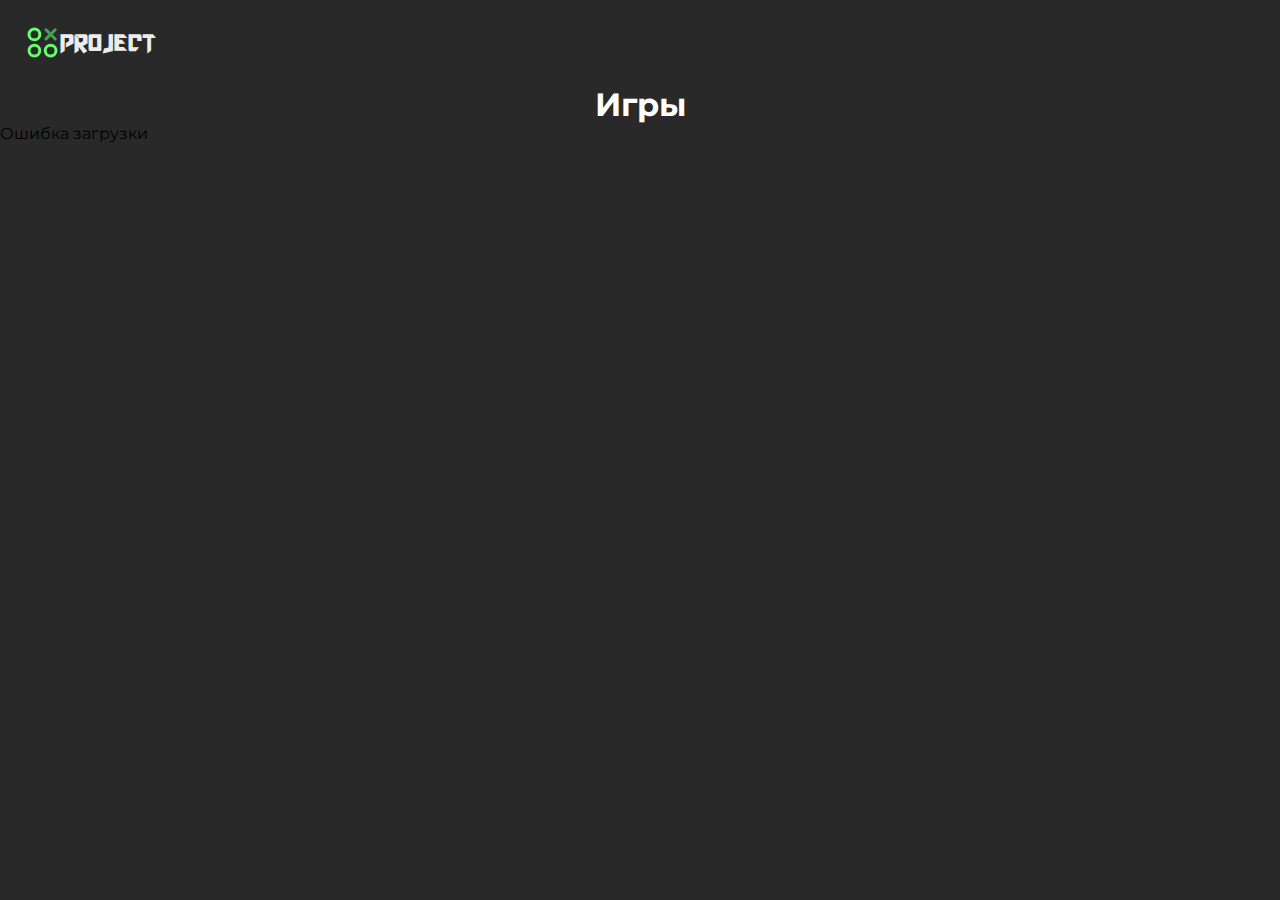
<file: aqva.html>
<!DOCTYPE html>
<html lang="en">

<head>
    <meta charset="UTF-8">
    <meta http-equiv="X-UA-Compatible" content="IE=edge">
    <meta name="viewport" content="width=device-width, initial-scale=1.0">
    <title>Games</title>
    <link rel="stylesheet" href="/aqva.css">
</head>

<body>
    <header>
        <a href="#" class="logo">
            <img src="./arcticons_gamelauncher (1).svg">
            Project
        </a>
        <div class="games">
            <h1>Игры</h1>
        </div>
    </header>
    <main>
        <div class="info">
            <div class="news"></div>
    </main>
    <main>
        <script src="./script.js"></script>
    </main>
</body>

</html>
</file>
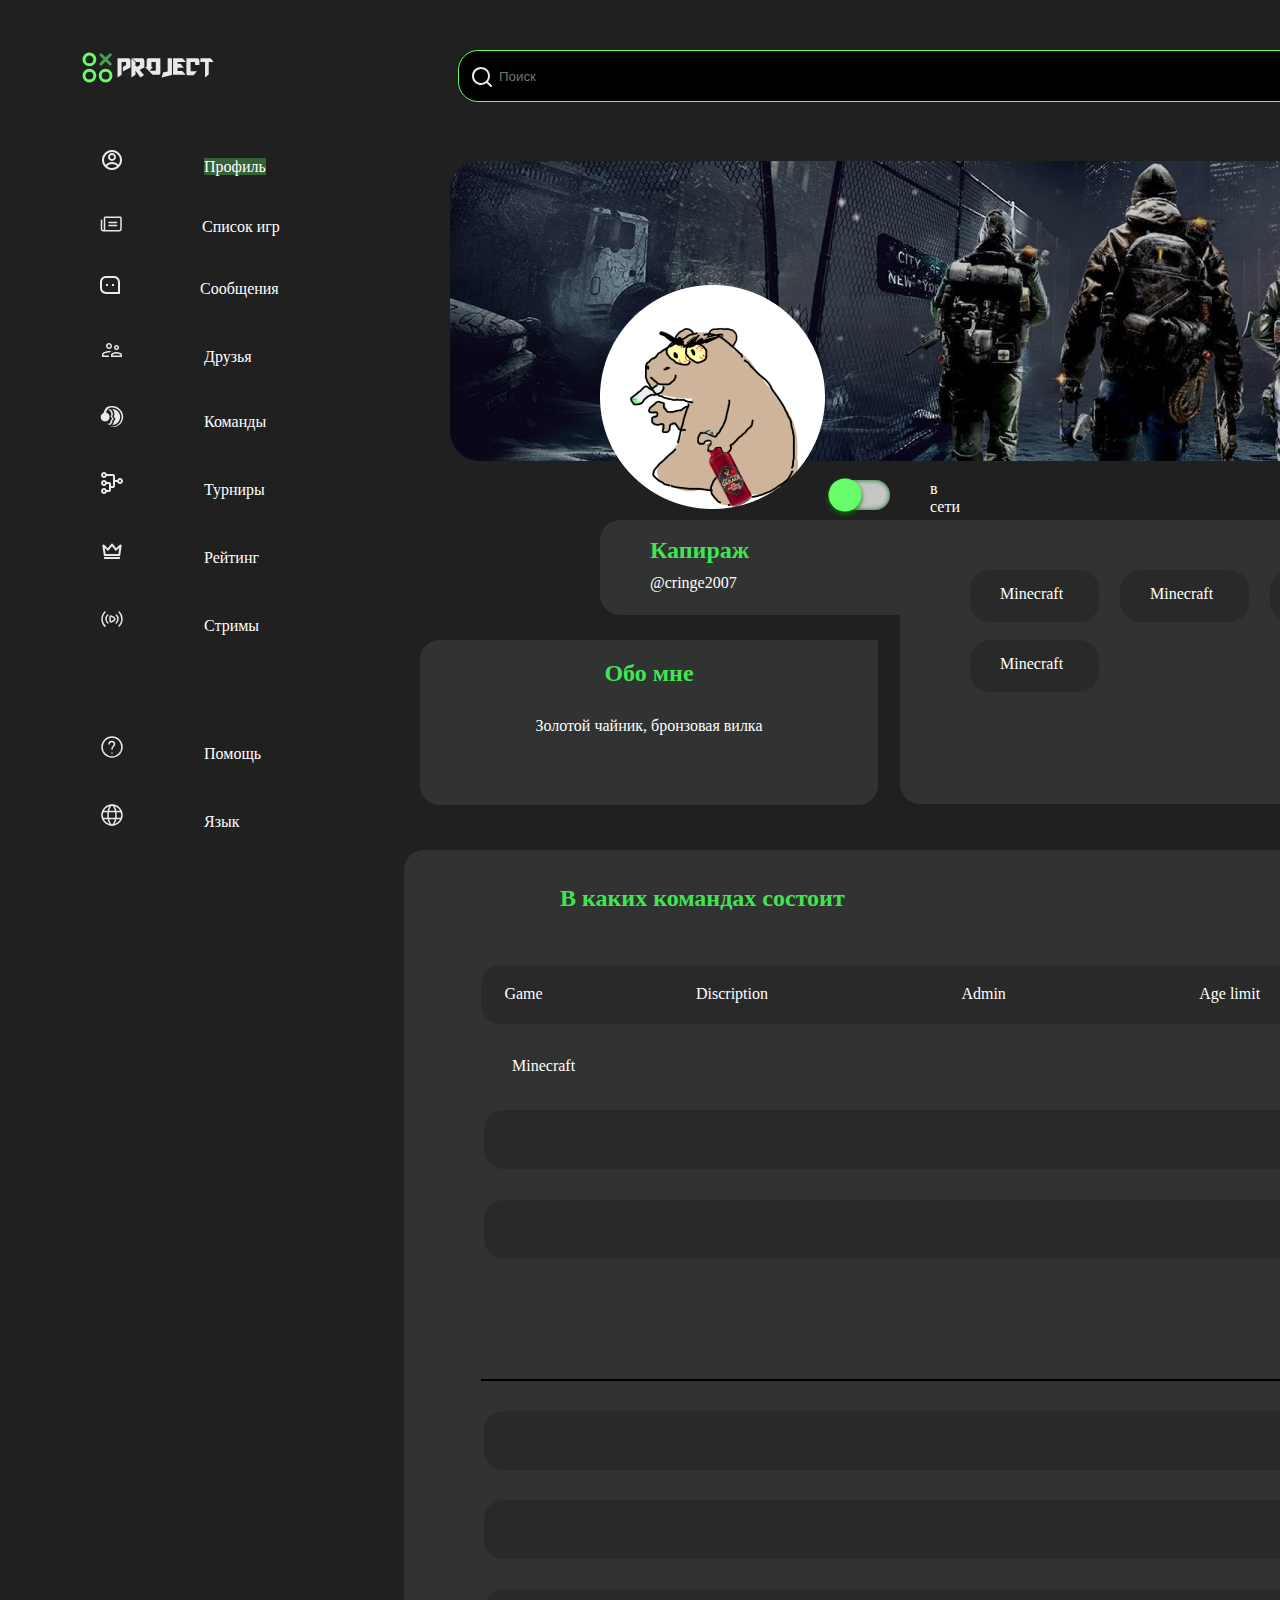
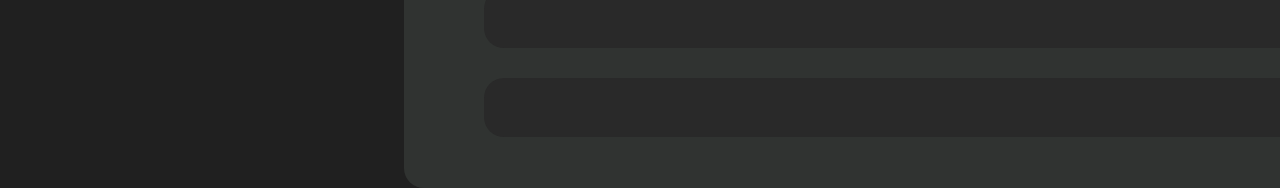
<file: main.html>
<!DOCTYPE html>
<html lang="en">
<head>
    <meta charset="UTF-8">
    <meta http-equiv="X-UA-Compatible" content="IE=edge">
    <meta name="viewport" content="width=device-width, initial-scale=1.0">
    <title>Project X</title>
    <link rel="stylesheet" href="main.css">
</head>
<body>
<header>
    <div class="logo"><a href="/"><img src="./img/logo.svg" alt="Логотип"></a></div>
    <input type="text" placeholder="Поиск" class="Search">
    <img src="./img/search.svg" alt="Поиск" class="logosearch">
    <div class="notifications"><a href=""><img src="./img/notifications.svg" alt="Уведомления"></a></div>
    <div class="Account"><a href=""><img src="./img/Ellipse 20.svg" alt=""></a></div>
    <img src="./img/acc.svg" alt="" class="photo">
    <div class="Tooogle"><a href=""><img src="./img/toogle.svg" alt=""></a></div>
</header>
<main>
    <nav class="navbar">
        <ul>
            <li class="navbaropt"><img src="./img/acclogo.svg" alt="" class="qwezxc"><a href=""  class="zxc">Профиль</a></li>
            <li class="navbaropt"><img src="./img/news.svg" alt="" class="qwezxc"><a href="./aqva.html" >Список игр</a></li>
            <li class="navbaropt"><img src="./img/message.svg" alt="" class="qwezxc"><a href="" >Сообщения</a></li>
            <li class="navbaropt"><img src="./img/friends.svg" alt="" class="qwezxc"><a href="" >Друзья</a></li>
            <li class="navbaropt"><img src="./img/teams.svg" alt="" class="qwezxc"><a href="">Команды</a> </li>
            <li class="navbaropt"><img src="./img/tabler_tournament.svg" alt="" class="qwezxc"><a href="">Турниры</a> </li>
            <li class="navbaropt"><img src="./img/reiting.svg" alt="" class="qwezxc"><a href="">Рейтинг</a> </li>
            <li class="navbaropt"><img src="./img/streams.svg" alt="" class="qwezxc"><a href="" >Стримы</a> </li>
            <li class="navbaropt2"><img src="./img/help.svg" alt="" class="qwezxc2"><a href="" >Помощь</a></li>
            <li class="navbaropt3"><img src="./img/language.svg" alt="" class="qwezxc3"><a href="">Язык</a></li>
        </ul>
    </nav>
    <div class="photoacc">
        <div class="backphoto"><img src="./img/gamestratz.png" alt=""></div>
        <img src="./img/photoacc.png" alt="Аватарка" class="qwe">
        <div class="switch">
            <input type="checkbox"><p class="internet">в сети</p>
        </div>
    </div>
    <div class="kapirag">
        <h1>Капираж</h1>
        <p class="cringe">@cringe2007</p>
    </div>
    <div class="game">
        <div class="Minecraft1"><p class="sas">Minecraft</p></div>
        <div class="Minecraft2"><p class="sas">Minecraft</p></div>
        <div class="Minecraft3"><p class="sas">Minecraft</p></div>
        <div class="Minecraft4"><p class="sas">Minecraft</p></div>
        <div class="Minecraft5"><p class="sas">Minecraft</p></div>
    </div>

    <div class="about_me">
        <h2>Обо мне</h2>
        <p class="newText">Золотой чайник, бронзовая вилка</p>
    </div>


<div class="teamInfo">
<h3>В каких командах состоит</h3>
    <div class="nameInfo">
        <div class="tags">
    <div class="sstags">Game</div>
    <div class="sstags1">Discription</div>
    <div class="sstags2">Admin</div>
    <div class="sstags3">Age limit</div>
    <div class="sstags4">Members</div>
    <div class="sstags5">Date</div>
        </div>
    </div>
    <p class="nameGame">Minecraft</p>
    <div class="newBlock"></div>
    <div class="newBlock2"></div>
    <div>
        <button onclick="" class="addTeam"><a href="" class="textBtn">Создать<img src="./img/button.svg" alt=""></a></button>
    </div>
    <div class="line"></div>
    <div class="flexBlock">
        <div class="moreNewBlock"></div>
        <div class="moreNewBlock"></div>
        <div class="moreNewBlock"></div>
        <div class="moreNewBlock"></div>
    </div>
</div>
</main>

<footer>
    
</footer>
    
</body>
</html>
</file>
<file: aqva.css>
* {
    margin: 0;
    padding: 0;
    box-sizing: border-box;
}

@font-face {
    font-family: "Montserrat";
    src: url(Montserrat-VariableFont_wght.ttf);
}

@font-face {
    font-family: "Obitaem";
    src: url(ObitaemOstrov.ttf);
}

body {
    font-family: "Montserrat";
    background-color: #292929;
}

header .logo {
    display: flex;
    align-items: center;
    padding: 25px;
    font-family: "Obitaem";
    color: #ececec;
    font-style: normal;
    font-weight: 400;
    font-size: 24px;
    line-height: 30px;
    text-decoration: none;
}

.games h1 {
    color: white;
    display: flex;
    justify-content: center;
    align-items: center;
}

div .post {
    float: left;
    color: white;
    margin-top: 40px;
    padding: 20px;
    width: 400px;
    margin-left: 52px;
    text-align: center;
    border: 4px solid black;
    border-radius: 10px;
    transition: .4s;
}

div .post:hover {
    background-color: #6d6c6c;
}

.post h2 {
    padding: 10px;
}

.post p {
    padding: 5px;
}

.post img {
    margin-left: -7px;
}
</file>
<file: main.css>
* {
    margin: 0;
    padding: 0;
    border: border-box;
}

a {
    text-decoration: none;
    color: white;
    list-style-type: none;
}

nav,
ul,
li {
    list-style-type: none;
}

body {
    background-color: #202020;
    width: 1920px;
    height: 1080px;
}


header {
    margin-left: 80px;
    margin-right: 80px;
    margin-top: 50px;
    display: flex;
    justify-content: space-between;
}

.Search {
    width: 880px;
    height: 50px;
    border: 1px solid #66FC6C;
    border-radius: 20px;
    background-color: black;
}

.Search::placeholder {
    padding-left: 40px;
}

.notifications {
    margin-left: -120px;
}

.logosearch {
    position: absolute;
    left: 470px;
    top: 65px;
}

main {
    color: white;
}

.Account {
    margin-top: -10px;
    margin-right: -250px;
}

.photo {
    position: absolute;
    left: 1736px;
    top: 46px;

}

.Tooogle {
    margin-top: 20px;
    margin-left: 20px;
}

.navbar {
    display: flex;
    margin-left: 80px;
}

.navbaropt {
    padding: 20px;
}

.zxc {
    background: rgba(102, 252, 108, 0.3);
}

.navbaropt2 {
    margin-left: 20px;
    margin-top: 80px;
}

.navbaropt3 {
    margin-left: 20px;
    margin-top: 40px;
}

.backphoto {
    margin-left: 450px;
    margin-top: -670px;
}

.qwe {
    margin-left: 600px;
    margin-top: -180px;
}

.qwezxc {
    margin-right: 80px;
}

.qwezxc2 {
    margin-right: 80px;
}

.qwezxc3 {
    margin-right: 80px;
}

.switch {
    position: absolute;
    left: 830px;
    top: 480px;
}

input[type="checkbox"] {
    position: relative;
    width: 60px;
    height: 30px;
    -webkit-appearance: none;
    outline: none;
    background: #c6c6c6;
    border-radius: 20px;
    transition: .5s;
    box-shadow: inset 0 0 5px rgb(7, 110, 29);
}

input:checked[type="checkbox"] {
    background: #40e551
}

input[type="checkbox"]:before {
    content: '';
    position: absolute;
    width: 30px;
    height: 30px;
    border-radius: 20px;
    top: 0;
    left: 0;
    background: #66FC6C;
    transition: .5s;
    transform: scale(1.1);
    box-shadow: 0 2px 5px rgb(8, 119, 4);
}

input:checked[type="checkbox"]:before {
    left: 40px;
}

.internet {
    position: absolute;
    left: 100px;
    top: 0px;
}

.kapirag {
    position: absolute;
    left: 600px;
    top: 520px;
    width: 373px;
    height: 95px;
    background-color: #303331;
    border-radius: 20px;
}

h1 {
    color: #40e551;
    padding-left: 50px;
    font-size: 24px;
    padding-top: 17px;
}

.cringe {
    padding-left: 50px;
    padding-top: 10px;
}

.game {
    position: absolute;
    width: 801px;
    height: 284px;
    background: #303331;
    border-radius: 20px;
    left: 900px;
    top: 520px;
}

.Minecraft1 {
    position: absolute;
    width: 129px;
    height: 52px;
    background: #292929;
    border-radius: 20px;
    left: 70px;
    top: 50px;

}

.Minecraft2 {
    position: absolute;
    width: 129px;
    height: 52px;
    background: #292929;
    border-radius: 20px;
    left: 220px;
    top: 50px;
}

.Minecraft3 {
    position: absolute;
    width: 129px;
    height: 52px;
    background: #292929;
    border-radius: 20px;
    left: 370px;
    top: 50px;
}

.Minecraft4 {
    position: absolute;
    width: 129px;
    height: 52px;
    background: #292929;
    border-radius: 20px;
    left: 520px;
    top: 50px;
}

.Minecraft5 {
    position: absolute;
    width: 129px;
    height: 52px;
    background: #292929;
    border-radius: 20px;
    left: 70px;
    top: 120px;
}

.sas {
    padding-left: 30px;
    padding-top: 15px;
}

.about_me {
    position: absolute;
    width: 458px;
    height: 165px;
    left: 420px;
    top: 640px;

    background: #303331;
    border-radius: 20px 0px 20px 20px;
}

h2 {
    color: #40e551;
    display: flex;
    justify-content: center;
    padding-top: 20px;
}

.newText {
    display: flex;
    justify-content: center;
    margin-top: 30px;
}

.teamInfo {
    position: absolute;
    width: 1440px;
    height: 938px;
    left: 404px;
    top: 850px;
    background: #303331;
    border-radius: 20px;
    color: white;
}

h3 {
    color: #40e551;
    padding-left: 156px;
    padding-top: 35px;
    font-size: 24px;
    font-weight: 600;
}

.nameInfo {
    width: 1280px;
    height: 59px;
    margin: 113px 77px;

    background: #292929;
    border-radius: 20px;
}

.tags {
    display: flex;
    justify-content: space-evenly;
    font-style: normal;
    font-weight: 400;
    font-size: 16px;
    margin-top: -60px;
}

.sstags {
    margin-top: 20px;
    margin-left: -170px;
}

.sstags1 {
    margin-top: 20px;
    margin-left: -40px;
}

.sstags2 {
    margin-top: 20px;
}

.sstags3 {
    margin-top: 20px;
}

.sstags4 {
    margin-top: 20px;
}

.sstags5 {
    margin-right: -170px;
    margin-top: 20px;
}

.nameGame {
    margin-left: 108px;
    margin-top: -80px;
}

.newBlock {
    position: absolute;
    width: 1280px;
    height: 59px;
    left: 80px;
    top: 260px;

    background: #292929;
    border-radius: 20px;
}

.newBlock2 {
    position: absolute;
    width: 1280px;
    height: 59px;
    left: 80px;
    top: 350px;

    background: #292929;
    border-radius: 20px;
}

.addTeam {
    width: 189px;
    height: 59px;
    box-sizing: border-box;
    border: 2px solid #45A254;
    border-radius: 20px;
    background: #303331;
    margin-top: 205px;
    margin-left: 1165px;
}



.textBtn {
    display: flex;
    justify-content: space-around;
    align-items: center;
}

.line {
    width: 1280px;
    height: 0px;
    border: 1px solid #000000;
    margin-top: 40px;
    margin-left: 77px;
}

.flexBlock {
    display: flex;
    flex-direction: column;
    align-items: center;
}

.moreNewBlock {
    width: 1280px;
    height: 59px;

    background: #292929;
    border-radius: 20px;
    margin-top: 30px;
}

footer {
    height: 200px;
}
</file>
